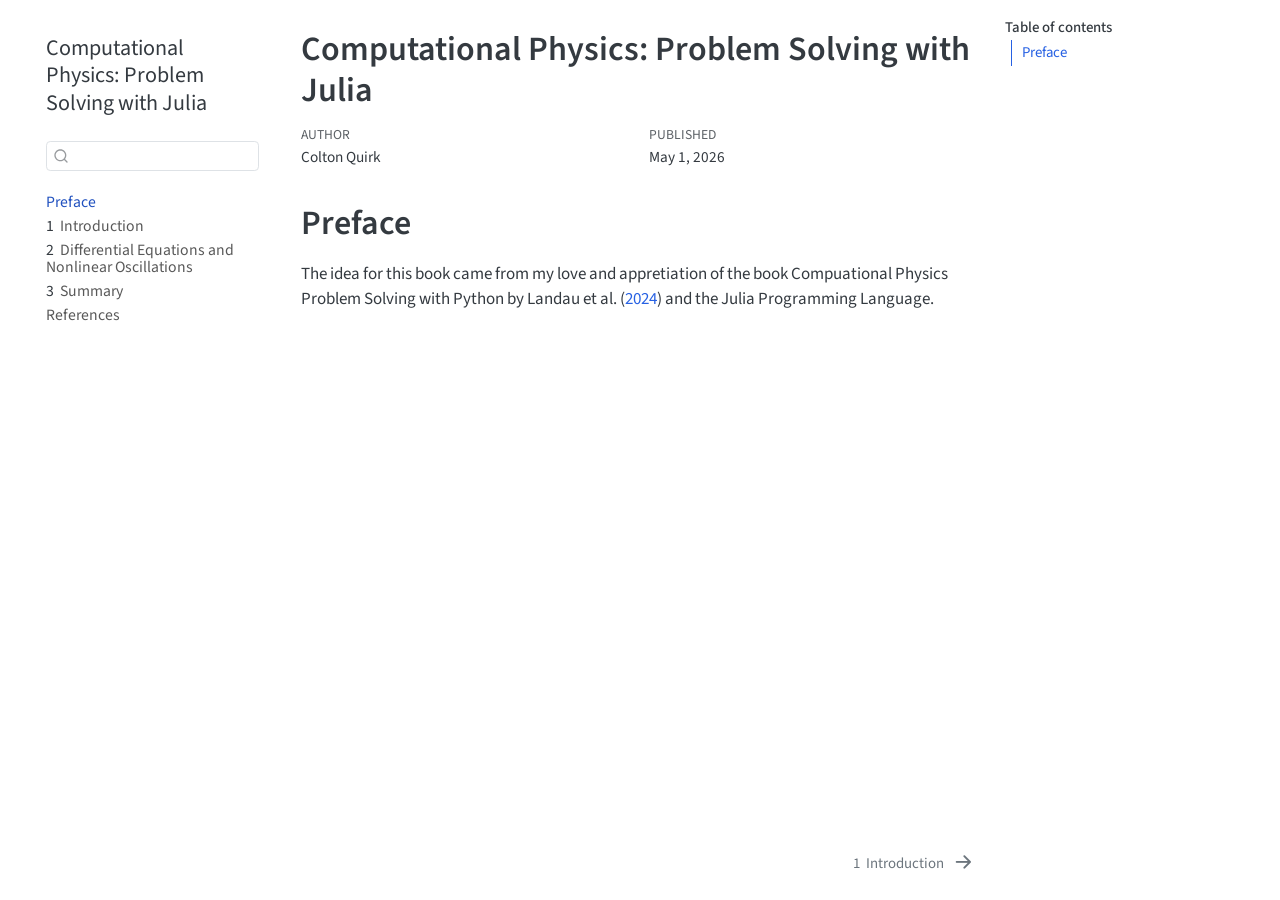
<file: index.html>
<!DOCTYPE html>
<html xmlns="http://www.w3.org/1999/xhtml" lang="en" xml:lang="en"><head>

<meta charset="utf-8">
<meta name="generator" content="quarto-1.10.19">

<meta name="viewport" content="width=device-width, initial-scale=1.0, user-scalable=yes">

<meta name="author" content="Colton Quirk">
<meta name="dcterms.date" content="2026-05-01">

<title>Computational Physics: Problem Solving with Julia</title>
<style>
/* Default styles provided by pandoc.
** See https://pandoc.org/MANUAL.html#variables-for-html for config info.
*/
span.smallcaps{font-variant: small-caps;}
div.columns{display: flex; gap: 1.5em;}
div.column{flex: auto;}
@media screen {
div.columns{gap: min(4vw, 1.5em);}
div.column{overflow-x: auto;}
}
div.hanging-indent{margin-left: 1.5em; text-indent: -1.5em;}
ul.task-list{list-style: none;}
ul.task-list li input[type="checkbox"] {
  width: 0.8em;
  margin: 0 0.8em 0.2em -1em; /* quarto-specific, see https://github.com/quarto-dev/quarto-cli/issues/4556 */ 
  vertical-align: middle;
}
/* CSS for citations */
div.csl-bib-body { }
div.csl-entry {
  clear: both;
}
.hanging-indent div.csl-entry {
  margin-left:2em;
  text-indent:-2em;
}
div.csl-left-margin {
  min-width:2em;
  float:left;
}
div.csl-right-inline {
  margin-left:2em;
  padding-left:1em;
}
div.csl-indent {
  margin-left: 2em;
}</style>


<script src="site_libs/quarto-nav/quarto-nav.js"></script>
<script src="site_libs/quarto-nav/headroom.min.js"></script>
<script src="site_libs/clipboard/clipboard.min.js"></script>
<script src="site_libs/quarto-search/autocomplete.umd.js"></script>
<script src="site_libs/quarto-search/fuse.min.js"></script>
<script src="site_libs/quarto-search/quarto-search.js"></script>
<meta name="quarto:offset" content="./">
<link href="./intro.html" rel="next">
<link href="./logo.png" rel="icon" type="image/png">
<script src="site_libs/quarto-html/quarto.js" type="module"></script>
<script src="site_libs/quarto-html/tabsets/tabsets.js" type="module"></script>
<script src="site_libs/quarto-html/popper.min.js"></script>
<script src="site_libs/quarto-html/tippy.umd.min.js"></script>
<script src="site_libs/quarto-html/anchor.min.js"></script>
<link href="site_libs/quarto-html/tippy.css" rel="stylesheet">
<link href="site_libs/quarto-html/quarto-syntax-highlighting-bf27225e3a48a9273f3daa8f8e829971.css" rel="stylesheet" id="quarto-text-highlighting-styles">
<script src="site_libs/bootstrap/bootstrap.min.js"></script>
<link href="site_libs/bootstrap/bootstrap-icons.css" rel="stylesheet">
<link href="site_libs/bootstrap/bootstrap-fd0503e23dce65854c81c5baaade3bdf.min.css" rel="stylesheet" append-hash="true" id="quarto-bootstrap" data-mode="light">
<script id="quarto-search-options" type="application/json">{
  "location": "sidebar",
  "copy-button": false,
  "collapse-after": 3,
  "panel-placement": "start",
  "type": "textbox",
  "limit": 50,
  "keyboard-shortcut": [
    "f",
    "/",
    "s"
  ],
  "show-item-context": false,
  "language": {
    "search-no-results-text": "No results",
    "search-matching-documents-text": "matching documents",
    "search-copy-link-title": "Copy link to search",
    "search-hide-matches-text": "Hide additional matches",
    "search-more-match-text": "more match in this document",
    "search-more-matches-text": "more matches in this document",
    "search-clear-button-title": "Clear",
    "search-text-placeholder": "",
    "search-detached-cancel-button-title": "Cancel",
    "search-submit-button-title": "Submit",
    "search-label": "Search"
  }
}</script>


</head>

<body class="nav-sidebar floating quarto-light">

<div id="quarto-search-results"></div>
  <header id="quarto-header" class="headroom fixed-top">
  <nav class="quarto-secondary-nav">
    <div class="container-fluid d-flex">
      <button type="button" class="quarto-btn-toggle btn" data-bs-toggle="collapse" role="button" data-bs-target=".quarto-sidebar-collapse-item" aria-controls="quarto-sidebar" aria-expanded="false" aria-label="Toggle sidebar navigation" onclick="if (window.quartoToggleHeadroom) { window.quartoToggleHeadroom(); }">
        <i class="bi bi-layout-text-sidebar-reverse"></i>
      </button>
        <nav class="quarto-page-breadcrumbs" aria-label="breadcrumb"><ol class="breadcrumb"><li class="breadcrumb-item"><a href="./index.html">Preface</a></li></ol></nav>
        <a class="flex-grow-1" role="navigation" data-bs-toggle="collapse" data-bs-target=".quarto-sidebar-collapse-item" aria-controls="quarto-sidebar" aria-expanded="false" aria-label="Toggle sidebar navigation" onclick="if (window.quartoToggleHeadroom) { window.quartoToggleHeadroom(); }">      
        </a>
      <button type="button" class="btn quarto-search-button" aria-label="Search" onclick="window.quartoOpenSearch();">
        <i class="bi bi-search"></i>
      </button>
    </div>
  </nav>
</header>
<!-- content -->
<div id="quarto-content" class="quarto-container page-columns page-rows-contents page-layout-article">
<!-- sidebar -->
  <nav id="quarto-sidebar" class="sidebar collapse collapse-horizontal quarto-sidebar-collapse-item sidebar-navigation floating overflow-auto">
    <div class="pt-lg-2 mt-2 text-left sidebar-header">
    <div class="sidebar-title mb-0 py-0">
      <a href="./">Computational Physics: Problem Solving with Julia</a> 
    </div>
      </div>
        <div class="mt-2 flex-shrink-0 align-items-center">
        <div class="sidebar-search">
        <div id="quarto-search" class="" title="Search"></div>
        </div>
        </div>
    <div class="sidebar-menu-container"> 
    <ul class="list-unstyled mt-1">
        <li class="sidebar-item">
  <div class="sidebar-item-container"> 
  <a href="./index.html" class="sidebar-item-text sidebar-link active">
 <span class="menu-text">Preface</span></a>
  </div>
</li>
        <li class="sidebar-item">
  <div class="sidebar-item-container"> 
  <a href="./intro.html" class="sidebar-item-text sidebar-link">
 <span class="menu-text"><span class="chapter-number">1</span>&nbsp; <span class="chapter-title">Introduction</span></span></a>
  </div>
</li>
        <li class="sidebar-item">
  <div class="sidebar-item-container"> 
  <a href="./chapters/ch1/diffeq.html" class="sidebar-item-text sidebar-link">
 <span class="menu-text"><span class="chapter-number">2</span>&nbsp; <span class="chapter-title">Differential Equations and Nonlinear Oscillations</span></span></a>
  </div>
</li>
        <li class="sidebar-item">
  <div class="sidebar-item-container"> 
  <a href="./summary.html" class="sidebar-item-text sidebar-link">
 <span class="menu-text"><span class="chapter-number">3</span>&nbsp; <span class="chapter-title">Summary</span></span></a>
  </div>
</li>
        <li class="sidebar-item">
  <div class="sidebar-item-container"> 
  <a href="./references.html" class="sidebar-item-text sidebar-link">
 <span class="menu-text">References</span></a>
  </div>
</li>
    </ul>
    </div>
</nav>
<div id="quarto-sidebar-glass" class="quarto-sidebar-collapse-item" data-bs-toggle="collapse" data-bs-target=".quarto-sidebar-collapse-item"></div>
<!-- margin-sidebar -->
    <div id="quarto-margin-sidebar" class="sidebar margin-sidebar">
        <nav id="TOC" role="doc-toc" class="toc-active">
    <h2 id="toc-title">Table of contents</h2>
   
  <ul>
  <li><a href="#preface" id="toc-preface" class="nav-link active" data-scroll-target="#preface">Preface</a></li>
  </ul>
</nav>
    </div>
<!-- main -->
<main class="content" id="quarto-document-content">

<header id="title-block-header" class="quarto-title-block default">
<div class="quarto-title">
<h1 class="title">Computational Physics: Problem Solving with Julia</h1>
</div>



<div class="quarto-title-meta">

    <div>
    <div class="quarto-title-meta-heading">Author</div>
    <div class="quarto-title-meta-contents">
             <p>Colton Quirk </p>
          </div>
  </div>
    
    <div>
    <div class="quarto-title-meta-heading">Published</div>
    <div class="quarto-title-meta-contents">
      <p class="date">May 1, 2026</p>
    </div>
  </div>
  
    
  </div>
  


</header>


<section id="preface" class="level1 unnumbered">
<h1 class="unnumbered">Preface</h1>
<p>The idea for this book came from my love and appretiation of the book Compuational Physics Problem Solving with Python by <span class="citation" data-cites="landauCompPhys24">Landau et al. (<a href="references.html#ref-landauCompPhys24" role="doc-biblioref">2024</a>)</span> and the Julia Programming Language.</p>


<div id="refs" class="references csl-bib-body hanging-indent" role="list" style="display: none">
<div id="ref-landauCompPhys24" class="csl-entry" role="listitem">
Landau, Rubin H., Manuel J. Páez, and Cristian C. Bordeianu. 2024. <em>Computational Physics: Problem Solving with Python</em>. 4th ed. WILEY VCH.
</div>
</div>
</section>

</main> <!-- /main -->
<script id="quarto-html-after-body" type="application/javascript">
  window.document.addEventListener("DOMContentLoaded", function (event) {
    const icon = "";
    const anchorJS = new window.AnchorJS();
    anchorJS.options = {
      placement: 'right',
      icon: icon
    };
    anchorJS.add('.anchored');
    const isCodeAnnotation = (el) => {
      for (const clz of el.classList) {
        if (clz.startsWith('code-annotation-')) {                     
          return true;
        }
      }
      return false;
    }
    const onCopySuccess = function(e) {
      // button target
      const button = e.trigger;
      // don't keep focus
      button.blur();
      // flash "checked"
      button.classList.add('code-copy-button-checked');
      var currentTitle = button.getAttribute("title");
      button.setAttribute("title", "Copied!");
      let tooltip;
      if (window.bootstrap) {
        button.setAttribute("data-bs-toggle", "tooltip");
        button.setAttribute("data-bs-placement", "left");
        button.setAttribute("data-bs-title", "Copied!");
        tooltip = new bootstrap.Tooltip(button, 
          { trigger: "manual", 
            customClass: "code-copy-button-tooltip",
            offset: [0, -8]});
        tooltip.show();    
      }
      setTimeout(function() {
        if (tooltip) {
          tooltip.hide();
          button.removeAttribute("data-bs-title");
          button.removeAttribute("data-bs-toggle");
          button.removeAttribute("data-bs-placement");
        }
        button.setAttribute("title", currentTitle);
        button.classList.remove('code-copy-button-checked');
      }, 1000);
      // clear code selection
      e.clearSelection();
    }
    const getTextToCopy = function(trigger) {
      const outerScaffold = trigger.parentElement.cloneNode(true);
      const codeEl = outerScaffold.querySelector('code');
      for (const childEl of codeEl.children) {
        if (isCodeAnnotation(childEl)) {
          childEl.remove();
        }
      }
      return codeEl.innerText;
    }
    const clipboard = new window.ClipboardJS('.code-copy-button:not([data-in-quarto-modal])', {
      text: getTextToCopy
    });
    clipboard.on('success', onCopySuccess);
    if (window.document.getElementById('quarto-embedded-source-code-modal')) {
      const clipboardModal = new window.ClipboardJS('.code-copy-button[data-in-quarto-modal]', {
        text: getTextToCopy,
        container: window.document.getElementById('quarto-embedded-source-code-modal')
      });
      clipboardModal.on('success', onCopySuccess);
    }
      var localhostRegex = new RegExp(/^(?:http|https):\/\/localhost\:?[0-9]*\//);
      var mailtoRegex = new RegExp(/^mailto:/);
        var filterRegex = new RegExp('/' + window.location.host + '/');
      var isInternal = (href) => {
          return filterRegex.test(href) || localhostRegex.test(href) || mailtoRegex.test(href);
      }
      // Inspect non-navigation links and adorn them if external
     var links = window.document.querySelectorAll('a[href]:not(.nav-link):not(.navbar-brand):not(.toc-action):not(.sidebar-link):not(.sidebar-item-toggle):not(.pagination-link):not(.no-external):not([aria-hidden]):not(.dropdown-item):not(.quarto-navigation-tool):not(.about-link)');
      for (var i=0; i<links.length; i++) {
        const link = links[i];
        if (!isInternal(link.href)) {
          // undo the damage that might have been done by quarto-nav.js in the case of
          // links that we want to consider external
          if (link.dataset.originalHref !== undefined) {
            link.href = link.dataset.originalHref;
          }
        }
      }
    function tippyHover(el, contentFn, onTriggerFn, onUntriggerFn) {
      const config = {
        allowHTML: true,
        maxWidth: 500,
        delay: 100,
        arrow: false,
        appendTo: function(el) {
            return el.parentElement;
        },
        interactive: true,
        interactiveBorder: 10,
        theme: 'quarto',
        placement: 'bottom-start',
      };
      if (contentFn) {
        config.content = contentFn;
      }
      if (onTriggerFn) {
        config.onTrigger = onTriggerFn;
      }
      if (onUntriggerFn) {
        config.onUntrigger = onUntriggerFn;
      }
      window.tippy(el, config); 
    }
    const noterefs = window.document.querySelectorAll('a[role="doc-noteref"]');
    for (var i=0; i<noterefs.length; i++) {
      const ref = noterefs[i];
      tippyHover(ref, function() {
        // use id or data attribute instead here
        let href = ref.getAttribute('data-footnote-href') || ref.getAttribute('href');
        try { href = new URL(href).hash; } catch {}
        const id = href.replace(/^#\/?/, "");
        const note = window.document.getElementById(id);
        if (note) {
          return note.innerHTML;
        } else {
          return "";
        }
      });
    }
    const xrefs = window.document.querySelectorAll('a.quarto-xref');
    const processXRef = (id, note) => {
      // Strip column container classes
      const stripColumnClz = (el) => {
        el.classList.remove("page-full", "page-columns");
        if (el.children) {
          for (const child of el.children) {
            stripColumnClz(child);
          }
        }
      }
      stripColumnClz(note)
      if (id === null || id.startsWith('sec-')) {
        // Special case sections, only their first couple elements
        const container = document.createElement("div");
        if (note.children && note.children.length > 2) {
          container.appendChild(note.children[0].cloneNode(true));
          for (let i = 1; i < note.children.length; i++) {
            const child = note.children[i];
            if (child.tagName === "P" && child.innerText === "") {
              continue;
            } else {
              container.appendChild(child.cloneNode(true));
              break;
            }
          }
          if (window.Quarto?.typesetMath) {
            window.Quarto.typesetMath(container);
          }
          return container.innerHTML
        } else {
          if (window.Quarto?.typesetMath) {
            window.Quarto.typesetMath(note);
          }
          return note.innerHTML;
        }
      } else {
        // Remove any anchor links if they are present
        const anchorLink = note.querySelector('a.anchorjs-link');
        if (anchorLink) {
          anchorLink.remove();
        }
        if (window.Quarto?.typesetMath) {
          window.Quarto.typesetMath(note);
        }
        if (note.classList.contains("callout")) {
          return note.outerHTML;
        } else {
          return note.innerHTML;
        }
      }
    }
    for (var i=0; i<xrefs.length; i++) {
      const xref = xrefs[i];
      tippyHover(xref, undefined, function(instance) {
        instance.disable();
        let url = xref.getAttribute('href');
        let hash = undefined; 
        if (url.startsWith('#')) {
          hash = url;
        } else {
          try { hash = new URL(url).hash; } catch {}
        }
        if (hash) {
          const id = hash.replace(/^#\/?/, "");
          const note = window.document.getElementById(id);
          if (note !== null) {
            try {
              const html = processXRef(id, note.cloneNode(true));
              instance.setContent(html);
            } finally {
              instance.enable();
              instance.show();
            }
          } else {
            // See if we can fetch this
            fetch(url.split('#')[0])
            .then(res => res.text())
            .then(html => {
              const parser = new DOMParser();
              const htmlDoc = parser.parseFromString(html, "text/html");
              const note = htmlDoc.getElementById(id);
              if (note !== null) {
                const html = processXRef(id, note);
                instance.setContent(html);
              } 
            }).finally(() => {
              instance.enable();
              instance.show();
            });
          }
        } else {
          // See if we can fetch a full url (with no hash to target)
          // This is a special case and we should probably do some content thinning / targeting
          fetch(url)
          .then(res => res.text())
          .then(html => {
            const parser = new DOMParser();
            const htmlDoc = parser.parseFromString(html, "text/html");
            const note = htmlDoc.querySelector('main.content');
            if (note !== null) {
              // This should only happen for chapter cross references
              // (since there is no id in the URL)
              // remove the first header
              if (note.children.length > 0 && note.children[0].tagName === "HEADER") {
                note.children[0].remove();
              }
              const html = processXRef(null, note);
              instance.setContent(html);
            } 
          }).finally(() => {
            instance.enable();
            instance.show();
          });
        }
      }, function(instance) {
      });
    }
        let selectedAnnoteEl;
        const selectorForAnnotation = ( cell, annotation) => {
          let cellAttr = 'data-code-cell="' + cell + '"';
          let lineAttr = 'data-code-annotation="' +  annotation + '"';
          const selector = 'span[' + cellAttr + '][' + lineAttr + ']';
          return selector;
        }
        const selectCodeLines = (annoteEl) => {
          const doc = window.document;
          const targetCell = annoteEl.getAttribute("data-target-cell");
          const targetAnnotation = annoteEl.getAttribute("data-target-annotation");
          const annoteSpan = window.document.querySelector(selectorForAnnotation(targetCell, targetAnnotation));
          const lines = annoteSpan.getAttribute("data-code-lines").split(",");
          const lineIds = lines.map((line) => {
            return targetCell + "-" + line;
          })
          let top = null;
          let height = null;
          let parent = null;
          if (lineIds.length > 0) {
              //compute the position of the single el (top and bottom and make a div)
              const el = window.document.getElementById(lineIds[0]);
              top = el.offsetTop;
              height = el.offsetHeight;
              parent = el.parentElement.parentElement;
            if (lineIds.length > 1) {
              const lastEl = window.document.getElementById(lineIds[lineIds.length - 1]);
              const bottom = lastEl.offsetTop + lastEl.offsetHeight;
              height = bottom - top;
            }
            if (top !== null && height !== null && parent !== null) {
              // cook up a div (if necessary) and position it 
              let div = window.document.getElementById("code-annotation-line-highlight");
              if (div === null) {
                div = window.document.createElement("div");
                div.setAttribute("id", "code-annotation-line-highlight");
                div.style.position = 'absolute';
                parent.appendChild(div);
              }
              div.style.top = top - 2 + "px";
              div.style.height = height + 4 + "px";
              div.style.left = 0;
              let gutterDiv = window.document.getElementById("code-annotation-line-highlight-gutter");
              if (gutterDiv === null) {
                gutterDiv = window.document.createElement("div");
                gutterDiv.setAttribute("id", "code-annotation-line-highlight-gutter");
                gutterDiv.style.position = 'absolute';
                const codeCell = window.document.getElementById(targetCell);
                const gutter = codeCell.querySelector('.code-annotation-gutter');
                gutter.appendChild(gutterDiv);
              }
              gutterDiv.style.top = top - 2 + "px";
              gutterDiv.style.height = height + 4 + "px";
            }
            selectedAnnoteEl = annoteEl;
          }
        };
        const unselectCodeLines = () => {
          const elementsIds = ["code-annotation-line-highlight", "code-annotation-line-highlight-gutter"];
          elementsIds.forEach((elId) => {
            const div = window.document.getElementById(elId);
            if (div) {
              div.remove();
            }
          });
          selectedAnnoteEl = undefined;
        };
          // Handle positioning of the toggle
      window.addEventListener(
        "resize",
        throttle(() => {
          elRect = undefined;
          if (selectedAnnoteEl) {
            selectCodeLines(selectedAnnoteEl);
          }
        }, 10)
      );
      function throttle(fn, ms) {
      let throttle = false;
      let timer;
        return (...args) => {
          if(!throttle) { // first call gets through
              fn.apply(this, args);
              throttle = true;
          } else { // all the others get throttled
              if(timer) clearTimeout(timer); // cancel #2
              timer = setTimeout(() => {
                fn.apply(this, args);
                timer = throttle = false;
              }, ms);
          }
        };
      }
        // Attach click handler to the DT
        const annoteDls = window.document.querySelectorAll('dt[data-target-cell]');
        for (const annoteDlNode of annoteDls) {
          annoteDlNode.addEventListener('click', (event) => {
            const clickedEl = event.target;
            if (clickedEl !== selectedAnnoteEl) {
              unselectCodeLines();
              const activeEl = window.document.querySelector('dt[data-target-cell].code-annotation-active');
              if (activeEl) {
                activeEl.classList.remove('code-annotation-active');
              }
              selectCodeLines(clickedEl);
              clickedEl.classList.add('code-annotation-active');
            } else {
              // Unselect the line
              unselectCodeLines();
              clickedEl.classList.remove('code-annotation-active');
            }
          });
        }
    const findCites = (el) => {
      const parentEl = el.parentElement;
      if (parentEl) {
        const cites = parentEl.dataset.cites;
        if (cites) {
          return {
            el,
            cites: cites.split(' ')
          };
        } else {
          return findCites(el.parentElement)
        }
      } else {
        return undefined;
      }
    };
    var bibliorefs = window.document.querySelectorAll('a[role="doc-biblioref"]');
    for (var i=0; i<bibliorefs.length; i++) {
      const ref = bibliorefs[i];
      const citeInfo = findCites(ref);
      if (citeInfo) {
        tippyHover(citeInfo.el, function() {
          var popup = window.document.createElement('div');
          citeInfo.cites.forEach(function(cite) {
            var citeDiv = window.document.createElement('div');
            citeDiv.classList.add('hanging-indent');
            citeDiv.classList.add('csl-entry');
            var biblioDiv = window.document.getElementById('ref-' + cite);
            if (biblioDiv) {
              citeDiv.innerHTML = biblioDiv.innerHTML;
            }
            popup.appendChild(citeDiv);
          });
          return popup.innerHTML;
        });
      }
    }
  });
  </script>
<nav class="page-navigation">
  <div class="nav-page nav-page-previous">
  </div>
  <div class="nav-page nav-page-next">
      <a href="./intro.html" class="pagination-link" aria-label="Introduction">
        <span class="nav-page-text"><span class="chapter-number">1</span>&nbsp; <span class="chapter-title">Introduction</span></span> <i class="bi bi-arrow-right-short"></i>
      </a>
  </div>
</nav>
</div> <!-- /content -->




</body></html>
</file>
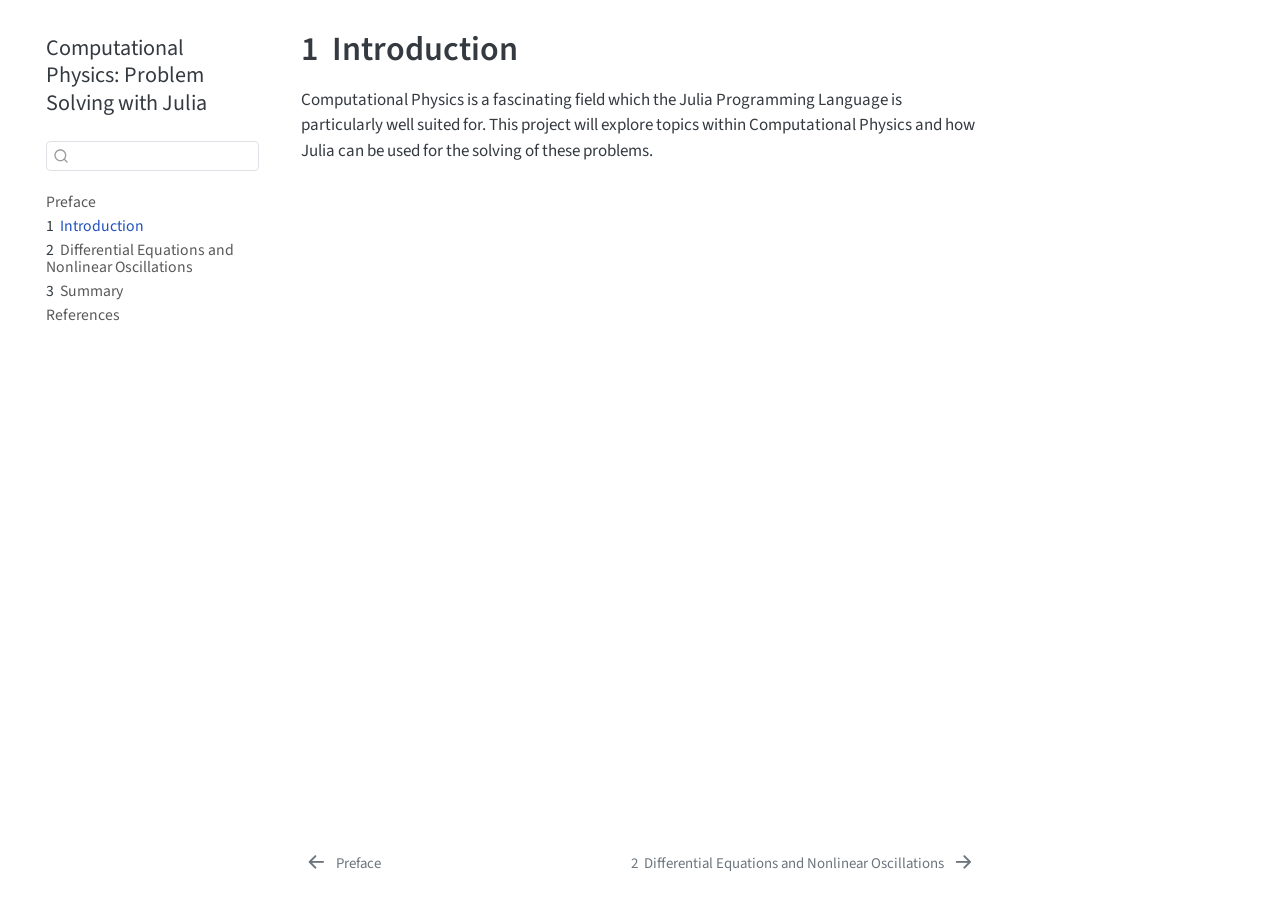
<file: intro.html>
<!DOCTYPE html>
<html xmlns="http://www.w3.org/1999/xhtml" lang="en" xml:lang="en"><head>

<meta charset="utf-8">
<meta name="generator" content="quarto-1.10.19">

<meta name="viewport" content="width=device-width, initial-scale=1.0, user-scalable=yes">


<title>1&nbsp; Introduction – Computational Physics: Problem Solving with Julia</title>
<style>
/* Default styles provided by pandoc.
** See https://pandoc.org/MANUAL.html#variables-for-html for config info.
*/
span.smallcaps{font-variant: small-caps;}
div.columns{display: flex; gap: 1.5em;}
div.column{flex: auto;}
@media screen {
div.columns{gap: min(4vw, 1.5em);}
div.column{overflow-x: auto;}
}
div.hanging-indent{margin-left: 1.5em; text-indent: -1.5em;}
ul.task-list{list-style: none;}
ul.task-list li input[type="checkbox"] {
  width: 0.8em;
  margin: 0 0.8em 0.2em -1em; /* quarto-specific, see https://github.com/quarto-dev/quarto-cli/issues/4556 */ 
  vertical-align: middle;
}
</style>


<script src="site_libs/quarto-nav/quarto-nav.js"></script>
<script src="site_libs/quarto-nav/headroom.min.js"></script>
<script src="site_libs/clipboard/clipboard.min.js"></script>
<script src="site_libs/quarto-search/autocomplete.umd.js"></script>
<script src="site_libs/quarto-search/fuse.min.js"></script>
<script src="site_libs/quarto-search/quarto-search.js"></script>
<meta name="quarto:offset" content="./">
<link href="./chapters/ch1/diffeq.html" rel="next">
<link href="./index.html" rel="prev">
<link href="./logo.png" rel="icon" type="image/png">
<script src="site_libs/quarto-html/quarto.js" type="module"></script>
<script src="site_libs/quarto-html/tabsets/tabsets.js" type="module"></script>
<script src="site_libs/quarto-html/popper.min.js"></script>
<script src="site_libs/quarto-html/tippy.umd.min.js"></script>
<script src="site_libs/quarto-html/anchor.min.js"></script>
<link href="site_libs/quarto-html/tippy.css" rel="stylesheet">
<link href="site_libs/quarto-html/quarto-syntax-highlighting-bf27225e3a48a9273f3daa8f8e829971.css" rel="stylesheet" id="quarto-text-highlighting-styles">
<script src="site_libs/bootstrap/bootstrap.min.js"></script>
<link href="site_libs/bootstrap/bootstrap-icons.css" rel="stylesheet">
<link href="site_libs/bootstrap/bootstrap-fd0503e23dce65854c81c5baaade3bdf.min.css" rel="stylesheet" append-hash="true" id="quarto-bootstrap" data-mode="light">
<script id="quarto-search-options" type="application/json">{
  "location": "sidebar",
  "copy-button": false,
  "collapse-after": 3,
  "panel-placement": "start",
  "type": "textbox",
  "limit": 50,
  "keyboard-shortcut": [
    "f",
    "/",
    "s"
  ],
  "show-item-context": false,
  "language": {
    "search-no-results-text": "No results",
    "search-matching-documents-text": "matching documents",
    "search-copy-link-title": "Copy link to search",
    "search-hide-matches-text": "Hide additional matches",
    "search-more-match-text": "more match in this document",
    "search-more-matches-text": "more matches in this document",
    "search-clear-button-title": "Clear",
    "search-text-placeholder": "",
    "search-detached-cancel-button-title": "Cancel",
    "search-submit-button-title": "Submit",
    "search-label": "Search"
  }
}</script>


</head>

<body class="nav-sidebar floating quarto-light">

<div id="quarto-search-results"></div>
  <header id="quarto-header" class="headroom fixed-top">
  <nav class="quarto-secondary-nav">
    <div class="container-fluid d-flex">
      <button type="button" class="quarto-btn-toggle btn" data-bs-toggle="collapse" role="button" data-bs-target=".quarto-sidebar-collapse-item" aria-controls="quarto-sidebar" aria-expanded="false" aria-label="Toggle sidebar navigation" onclick="if (window.quartoToggleHeadroom) { window.quartoToggleHeadroom(); }">
        <i class="bi bi-layout-text-sidebar-reverse"></i>
      </button>
        <nav class="quarto-page-breadcrumbs" aria-label="breadcrumb"><ol class="breadcrumb"><li class="breadcrumb-item"><a href="./intro.html"><span class="chapter-number">1</span>&nbsp; <span class="chapter-title">Introduction</span></a></li></ol></nav>
        <a class="flex-grow-1" role="navigation" data-bs-toggle="collapse" data-bs-target=".quarto-sidebar-collapse-item" aria-controls="quarto-sidebar" aria-expanded="false" aria-label="Toggle sidebar navigation" onclick="if (window.quartoToggleHeadroom) { window.quartoToggleHeadroom(); }">      
        </a>
      <button type="button" class="btn quarto-search-button" aria-label="Search" onclick="window.quartoOpenSearch();">
        <i class="bi bi-search"></i>
      </button>
    </div>
  </nav>
</header>
<!-- content -->
<div id="quarto-content" class="quarto-container page-columns page-rows-contents page-layout-article">
<!-- sidebar -->
  <nav id="quarto-sidebar" class="sidebar collapse collapse-horizontal quarto-sidebar-collapse-item sidebar-navigation floating overflow-auto">
    <div class="pt-lg-2 mt-2 text-left sidebar-header">
    <div class="sidebar-title mb-0 py-0">
      <a href="./">Computational Physics: Problem Solving with Julia</a> 
    </div>
      </div>
        <div class="mt-2 flex-shrink-0 align-items-center">
        <div class="sidebar-search">
        <div id="quarto-search" class="" title="Search"></div>
        </div>
        </div>
    <div class="sidebar-menu-container"> 
    <ul class="list-unstyled mt-1">
        <li class="sidebar-item">
  <div class="sidebar-item-container"> 
  <a href="./index.html" class="sidebar-item-text sidebar-link">
 <span class="menu-text">Preface</span></a>
  </div>
</li>
        <li class="sidebar-item">
  <div class="sidebar-item-container"> 
  <a href="./intro.html" class="sidebar-item-text sidebar-link active">
 <span class="menu-text"><span class="chapter-number">1</span>&nbsp; <span class="chapter-title">Introduction</span></span></a>
  </div>
</li>
        <li class="sidebar-item">
  <div class="sidebar-item-container"> 
  <a href="./chapters/ch1/diffeq.html" class="sidebar-item-text sidebar-link">
 <span class="menu-text"><span class="chapter-number">2</span>&nbsp; <span class="chapter-title">Differential Equations and Nonlinear Oscillations</span></span></a>
  </div>
</li>
        <li class="sidebar-item">
  <div class="sidebar-item-container"> 
  <a href="./summary.html" class="sidebar-item-text sidebar-link">
 <span class="menu-text"><span class="chapter-number">3</span>&nbsp; <span class="chapter-title">Summary</span></span></a>
  </div>
</li>
        <li class="sidebar-item">
  <div class="sidebar-item-container"> 
  <a href="./references.html" class="sidebar-item-text sidebar-link">
 <span class="menu-text">References</span></a>
  </div>
</li>
    </ul>
    </div>
</nav>
<div id="quarto-sidebar-glass" class="quarto-sidebar-collapse-item" data-bs-toggle="collapse" data-bs-target=".quarto-sidebar-collapse-item"></div>
<!-- margin-sidebar -->
    <div id="quarto-margin-sidebar" class="sidebar margin-sidebar zindex-bottom">
        
    </div>
<!-- main -->
<main class="content" id="quarto-document-content">

<header id="title-block-header" class="quarto-title-block default">
<div class="quarto-title">
<h1 class="title"><span class="chapter-number">1</span>&nbsp; <span class="chapter-title">Introduction</span></h1>
</div>



<div class="quarto-title-meta">

    
  
    
  </div>
  


</header>


<p>Computational Physics is a fascinating field which the Julia Programming Language is particularly well suited for. This project will explore topics within Computational Physics and how Julia can be used for the solving of these problems.</p>



</main> <!-- /main -->
<script id="quarto-html-after-body" type="application/javascript">
  window.document.addEventListener("DOMContentLoaded", function (event) {
    const icon = "";
    const anchorJS = new window.AnchorJS();
    anchorJS.options = {
      placement: 'right',
      icon: icon
    };
    anchorJS.add('.anchored');
    const isCodeAnnotation = (el) => {
      for (const clz of el.classList) {
        if (clz.startsWith('code-annotation-')) {                     
          return true;
        }
      }
      return false;
    }
    const onCopySuccess = function(e) {
      // button target
      const button = e.trigger;
      // don't keep focus
      button.blur();
      // flash "checked"
      button.classList.add('code-copy-button-checked');
      var currentTitle = button.getAttribute("title");
      button.setAttribute("title", "Copied!");
      let tooltip;
      if (window.bootstrap) {
        button.setAttribute("data-bs-toggle", "tooltip");
        button.setAttribute("data-bs-placement", "left");
        button.setAttribute("data-bs-title", "Copied!");
        tooltip = new bootstrap.Tooltip(button, 
          { trigger: "manual", 
            customClass: "code-copy-button-tooltip",
            offset: [0, -8]});
        tooltip.show();    
      }
      setTimeout(function() {
        if (tooltip) {
          tooltip.hide();
          button.removeAttribute("data-bs-title");
          button.removeAttribute("data-bs-toggle");
          button.removeAttribute("data-bs-placement");
        }
        button.setAttribute("title", currentTitle);
        button.classList.remove('code-copy-button-checked');
      }, 1000);
      // clear code selection
      e.clearSelection();
    }
    const getTextToCopy = function(trigger) {
      const outerScaffold = trigger.parentElement.cloneNode(true);
      const codeEl = outerScaffold.querySelector('code');
      for (const childEl of codeEl.children) {
        if (isCodeAnnotation(childEl)) {
          childEl.remove();
        }
      }
      return codeEl.innerText;
    }
    const clipboard = new window.ClipboardJS('.code-copy-button:not([data-in-quarto-modal])', {
      text: getTextToCopy
    });
    clipboard.on('success', onCopySuccess);
    if (window.document.getElementById('quarto-embedded-source-code-modal')) {
      const clipboardModal = new window.ClipboardJS('.code-copy-button[data-in-quarto-modal]', {
        text: getTextToCopy,
        container: window.document.getElementById('quarto-embedded-source-code-modal')
      });
      clipboardModal.on('success', onCopySuccess);
    }
      var localhostRegex = new RegExp(/^(?:http|https):\/\/localhost\:?[0-9]*\//);
      var mailtoRegex = new RegExp(/^mailto:/);
        var filterRegex = new RegExp('/' + window.location.host + '/');
      var isInternal = (href) => {
          return filterRegex.test(href) || localhostRegex.test(href) || mailtoRegex.test(href);
      }
      // Inspect non-navigation links and adorn them if external
     var links = window.document.querySelectorAll('a[href]:not(.nav-link):not(.navbar-brand):not(.toc-action):not(.sidebar-link):not(.sidebar-item-toggle):not(.pagination-link):not(.no-external):not([aria-hidden]):not(.dropdown-item):not(.quarto-navigation-tool):not(.about-link)');
      for (var i=0; i<links.length; i++) {
        const link = links[i];
        if (!isInternal(link.href)) {
          // undo the damage that might have been done by quarto-nav.js in the case of
          // links that we want to consider external
          if (link.dataset.originalHref !== undefined) {
            link.href = link.dataset.originalHref;
          }
        }
      }
    function tippyHover(el, contentFn, onTriggerFn, onUntriggerFn) {
      const config = {
        allowHTML: true,
        maxWidth: 500,
        delay: 100,
        arrow: false,
        appendTo: function(el) {
            return el.parentElement;
        },
        interactive: true,
        interactiveBorder: 10,
        theme: 'quarto',
        placement: 'bottom-start',
      };
      if (contentFn) {
        config.content = contentFn;
      }
      if (onTriggerFn) {
        config.onTrigger = onTriggerFn;
      }
      if (onUntriggerFn) {
        config.onUntrigger = onUntriggerFn;
      }
      window.tippy(el, config); 
    }
    const noterefs = window.document.querySelectorAll('a[role="doc-noteref"]');
    for (var i=0; i<noterefs.length; i++) {
      const ref = noterefs[i];
      tippyHover(ref, function() {
        // use id or data attribute instead here
        let href = ref.getAttribute('data-footnote-href') || ref.getAttribute('href');
        try { href = new URL(href).hash; } catch {}
        const id = href.replace(/^#\/?/, "");
        const note = window.document.getElementById(id);
        if (note) {
          return note.innerHTML;
        } else {
          return "";
        }
      });
    }
    const xrefs = window.document.querySelectorAll('a.quarto-xref');
    const processXRef = (id, note) => {
      // Strip column container classes
      const stripColumnClz = (el) => {
        el.classList.remove("page-full", "page-columns");
        if (el.children) {
          for (const child of el.children) {
            stripColumnClz(child);
          }
        }
      }
      stripColumnClz(note)
      if (id === null || id.startsWith('sec-')) {
        // Special case sections, only their first couple elements
        const container = document.createElement("div");
        if (note.children && note.children.length > 2) {
          container.appendChild(note.children[0].cloneNode(true));
          for (let i = 1; i < note.children.length; i++) {
            const child = note.children[i];
            if (child.tagName === "P" && child.innerText === "") {
              continue;
            } else {
              container.appendChild(child.cloneNode(true));
              break;
            }
          }
          if (window.Quarto?.typesetMath) {
            window.Quarto.typesetMath(container);
          }
          return container.innerHTML
        } else {
          if (window.Quarto?.typesetMath) {
            window.Quarto.typesetMath(note);
          }
          return note.innerHTML;
        }
      } else {
        // Remove any anchor links if they are present
        const anchorLink = note.querySelector('a.anchorjs-link');
        if (anchorLink) {
          anchorLink.remove();
        }
        if (window.Quarto?.typesetMath) {
          window.Quarto.typesetMath(note);
        }
        if (note.classList.contains("callout")) {
          return note.outerHTML;
        } else {
          return note.innerHTML;
        }
      }
    }
    for (var i=0; i<xrefs.length; i++) {
      const xref = xrefs[i];
      tippyHover(xref, undefined, function(instance) {
        instance.disable();
        let url = xref.getAttribute('href');
        let hash = undefined; 
        if (url.startsWith('#')) {
          hash = url;
        } else {
          try { hash = new URL(url).hash; } catch {}
        }
        if (hash) {
          const id = hash.replace(/^#\/?/, "");
          const note = window.document.getElementById(id);
          if (note !== null) {
            try {
              const html = processXRef(id, note.cloneNode(true));
              instance.setContent(html);
            } finally {
              instance.enable();
              instance.show();
            }
          } else {
            // See if we can fetch this
            fetch(url.split('#')[0])
            .then(res => res.text())
            .then(html => {
              const parser = new DOMParser();
              const htmlDoc = parser.parseFromString(html, "text/html");
              const note = htmlDoc.getElementById(id);
              if (note !== null) {
                const html = processXRef(id, note);
                instance.setContent(html);
              } 
            }).finally(() => {
              instance.enable();
              instance.show();
            });
          }
        } else {
          // See if we can fetch a full url (with no hash to target)
          // This is a special case and we should probably do some content thinning / targeting
          fetch(url)
          .then(res => res.text())
          .then(html => {
            const parser = new DOMParser();
            const htmlDoc = parser.parseFromString(html, "text/html");
            const note = htmlDoc.querySelector('main.content');
            if (note !== null) {
              // This should only happen for chapter cross references
              // (since there is no id in the URL)
              // remove the first header
              if (note.children.length > 0 && note.children[0].tagName === "HEADER") {
                note.children[0].remove();
              }
              const html = processXRef(null, note);
              instance.setContent(html);
            } 
          }).finally(() => {
            instance.enable();
            instance.show();
          });
        }
      }, function(instance) {
      });
    }
        let selectedAnnoteEl;
        const selectorForAnnotation = ( cell, annotation) => {
          let cellAttr = 'data-code-cell="' + cell + '"';
          let lineAttr = 'data-code-annotation="' +  annotation + '"';
          const selector = 'span[' + cellAttr + '][' + lineAttr + ']';
          return selector;
        }
        const selectCodeLines = (annoteEl) => {
          const doc = window.document;
          const targetCell = annoteEl.getAttribute("data-target-cell");
          const targetAnnotation = annoteEl.getAttribute("data-target-annotation");
          const annoteSpan = window.document.querySelector(selectorForAnnotation(targetCell, targetAnnotation));
          const lines = annoteSpan.getAttribute("data-code-lines").split(",");
          const lineIds = lines.map((line) => {
            return targetCell + "-" + line;
          })
          let top = null;
          let height = null;
          let parent = null;
          if (lineIds.length > 0) {
              //compute the position of the single el (top and bottom and make a div)
              const el = window.document.getElementById(lineIds[0]);
              top = el.offsetTop;
              height = el.offsetHeight;
              parent = el.parentElement.parentElement;
            if (lineIds.length > 1) {
              const lastEl = window.document.getElementById(lineIds[lineIds.length - 1]);
              const bottom = lastEl.offsetTop + lastEl.offsetHeight;
              height = bottom - top;
            }
            if (top !== null && height !== null && parent !== null) {
              // cook up a div (if necessary) and position it 
              let div = window.document.getElementById("code-annotation-line-highlight");
              if (div === null) {
                div = window.document.createElement("div");
                div.setAttribute("id", "code-annotation-line-highlight");
                div.style.position = 'absolute';
                parent.appendChild(div);
              }
              div.style.top = top - 2 + "px";
              div.style.height = height + 4 + "px";
              div.style.left = 0;
              let gutterDiv = window.document.getElementById("code-annotation-line-highlight-gutter");
              if (gutterDiv === null) {
                gutterDiv = window.document.createElement("div");
                gutterDiv.setAttribute("id", "code-annotation-line-highlight-gutter");
                gutterDiv.style.position = 'absolute';
                const codeCell = window.document.getElementById(targetCell);
                const gutter = codeCell.querySelector('.code-annotation-gutter');
                gutter.appendChild(gutterDiv);
              }
              gutterDiv.style.top = top - 2 + "px";
              gutterDiv.style.height = height + 4 + "px";
            }
            selectedAnnoteEl = annoteEl;
          }
        };
        const unselectCodeLines = () => {
          const elementsIds = ["code-annotation-line-highlight", "code-annotation-line-highlight-gutter"];
          elementsIds.forEach((elId) => {
            const div = window.document.getElementById(elId);
            if (div) {
              div.remove();
            }
          });
          selectedAnnoteEl = undefined;
        };
          // Handle positioning of the toggle
      window.addEventListener(
        "resize",
        throttle(() => {
          elRect = undefined;
          if (selectedAnnoteEl) {
            selectCodeLines(selectedAnnoteEl);
          }
        }, 10)
      );
      function throttle(fn, ms) {
      let throttle = false;
      let timer;
        return (...args) => {
          if(!throttle) { // first call gets through
              fn.apply(this, args);
              throttle = true;
          } else { // all the others get throttled
              if(timer) clearTimeout(timer); // cancel #2
              timer = setTimeout(() => {
                fn.apply(this, args);
                timer = throttle = false;
              }, ms);
          }
        };
      }
        // Attach click handler to the DT
        const annoteDls = window.document.querySelectorAll('dt[data-target-cell]');
        for (const annoteDlNode of annoteDls) {
          annoteDlNode.addEventListener('click', (event) => {
            const clickedEl = event.target;
            if (clickedEl !== selectedAnnoteEl) {
              unselectCodeLines();
              const activeEl = window.document.querySelector('dt[data-target-cell].code-annotation-active');
              if (activeEl) {
                activeEl.classList.remove('code-annotation-active');
              }
              selectCodeLines(clickedEl);
              clickedEl.classList.add('code-annotation-active');
            } else {
              // Unselect the line
              unselectCodeLines();
              clickedEl.classList.remove('code-annotation-active');
            }
          });
        }
    const findCites = (el) => {
      const parentEl = el.parentElement;
      if (parentEl) {
        const cites = parentEl.dataset.cites;
        if (cites) {
          return {
            el,
            cites: cites.split(' ')
          };
        } else {
          return findCites(el.parentElement)
        }
      } else {
        return undefined;
      }
    };
    var bibliorefs = window.document.querySelectorAll('a[role="doc-biblioref"]');
    for (var i=0; i<bibliorefs.length; i++) {
      const ref = bibliorefs[i];
      const citeInfo = findCites(ref);
      if (citeInfo) {
        tippyHover(citeInfo.el, function() {
          var popup = window.document.createElement('div');
          citeInfo.cites.forEach(function(cite) {
            var citeDiv = window.document.createElement('div');
            citeDiv.classList.add('hanging-indent');
            citeDiv.classList.add('csl-entry');
            var biblioDiv = window.document.getElementById('ref-' + cite);
            if (biblioDiv) {
              citeDiv.innerHTML = biblioDiv.innerHTML;
            }
            popup.appendChild(citeDiv);
          });
          return popup.innerHTML;
        });
      }
    }
  });
  </script>
<nav class="page-navigation">
  <div class="nav-page nav-page-previous">
      <a href="./index.html" class="pagination-link" aria-label="Preface">
        <i class="bi bi-arrow-left-short"></i> <span class="nav-page-text">Preface</span>
      </a>          
  </div>
  <div class="nav-page nav-page-next">
      <a href="./chapters/ch1/diffeq.html" class="pagination-link" aria-label="Differential Equations and Nonlinear Oscillations">
        <span class="nav-page-text"><span class="chapter-number">2</span>&nbsp; <span class="chapter-title">Differential Equations and Nonlinear Oscillations</span></span> <i class="bi bi-arrow-right-short"></i>
      </a>
  </div>
</nav>
</div> <!-- /content -->




</body></html>
</file>
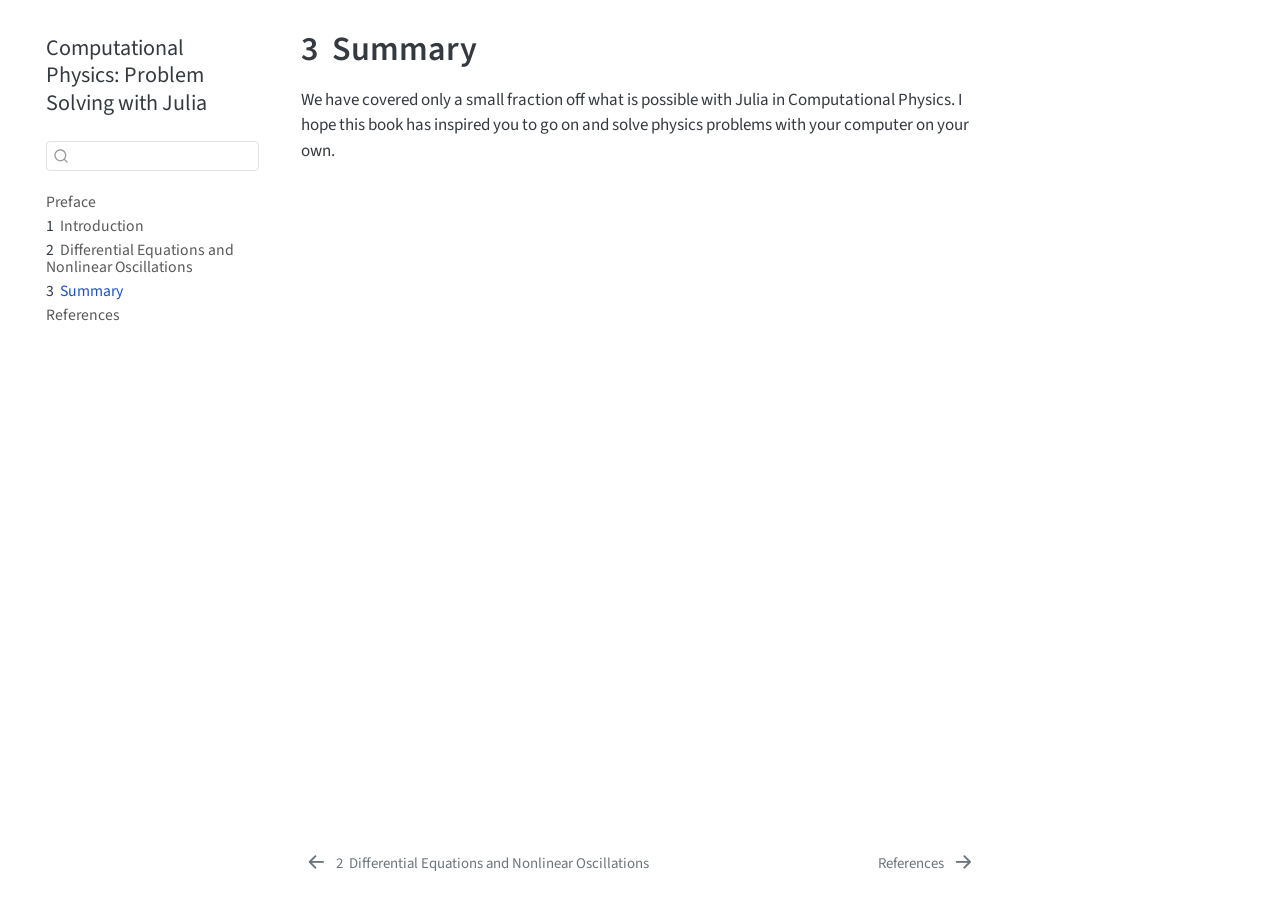
<file: summary.html>
<!DOCTYPE html>
<html xmlns="http://www.w3.org/1999/xhtml" lang="en" xml:lang="en"><head>

<meta charset="utf-8">
<meta name="generator" content="quarto-1.10.19">

<meta name="viewport" content="width=device-width, initial-scale=1.0, user-scalable=yes">


<title>3&nbsp; Summary – Computational Physics: Problem Solving with Julia</title>
<style>
/* Default styles provided by pandoc.
** See https://pandoc.org/MANUAL.html#variables-for-html for config info.
*/
span.smallcaps{font-variant: small-caps;}
div.columns{display: flex; gap: 1.5em;}
div.column{flex: auto;}
@media screen {
div.columns{gap: min(4vw, 1.5em);}
div.column{overflow-x: auto;}
}
div.hanging-indent{margin-left: 1.5em; text-indent: -1.5em;}
ul.task-list{list-style: none;}
ul.task-list li input[type="checkbox"] {
  width: 0.8em;
  margin: 0 0.8em 0.2em -1em; /* quarto-specific, see https://github.com/quarto-dev/quarto-cli/issues/4556 */ 
  vertical-align: middle;
}
</style>


<script src="site_libs/quarto-nav/quarto-nav.js"></script>
<script src="site_libs/quarto-nav/headroom.min.js"></script>
<script src="site_libs/clipboard/clipboard.min.js"></script>
<script src="site_libs/quarto-search/autocomplete.umd.js"></script>
<script src="site_libs/quarto-search/fuse.min.js"></script>
<script src="site_libs/quarto-search/quarto-search.js"></script>
<meta name="quarto:offset" content="./">
<link href="./references.html" rel="next">
<link href="./chapters/ch1/diffeq.html" rel="prev">
<link href="./logo.png" rel="icon" type="image/png">
<script src="site_libs/quarto-html/quarto.js" type="module"></script>
<script src="site_libs/quarto-html/tabsets/tabsets.js" type="module"></script>
<script src="site_libs/quarto-html/popper.min.js"></script>
<script src="site_libs/quarto-html/tippy.umd.min.js"></script>
<script src="site_libs/quarto-html/anchor.min.js"></script>
<link href="site_libs/quarto-html/tippy.css" rel="stylesheet">
<link href="site_libs/quarto-html/quarto-syntax-highlighting-bf27225e3a48a9273f3daa8f8e829971.css" rel="stylesheet" id="quarto-text-highlighting-styles">
<script src="site_libs/bootstrap/bootstrap.min.js"></script>
<link href="site_libs/bootstrap/bootstrap-icons.css" rel="stylesheet">
<link href="site_libs/bootstrap/bootstrap-fd0503e23dce65854c81c5baaade3bdf.min.css" rel="stylesheet" append-hash="true" id="quarto-bootstrap" data-mode="light">
<script id="quarto-search-options" type="application/json">{
  "location": "sidebar",
  "copy-button": false,
  "collapse-after": 3,
  "panel-placement": "start",
  "type": "textbox",
  "limit": 50,
  "keyboard-shortcut": [
    "f",
    "/",
    "s"
  ],
  "show-item-context": false,
  "language": {
    "search-no-results-text": "No results",
    "search-matching-documents-text": "matching documents",
    "search-copy-link-title": "Copy link to search",
    "search-hide-matches-text": "Hide additional matches",
    "search-more-match-text": "more match in this document",
    "search-more-matches-text": "more matches in this document",
    "search-clear-button-title": "Clear",
    "search-text-placeholder": "",
    "search-detached-cancel-button-title": "Cancel",
    "search-submit-button-title": "Submit",
    "search-label": "Search"
  }
}</script>


</head>

<body class="nav-sidebar floating quarto-light">

<div id="quarto-search-results"></div>
  <header id="quarto-header" class="headroom fixed-top">
  <nav class="quarto-secondary-nav">
    <div class="container-fluid d-flex">
      <button type="button" class="quarto-btn-toggle btn" data-bs-toggle="collapse" role="button" data-bs-target=".quarto-sidebar-collapse-item" aria-controls="quarto-sidebar" aria-expanded="false" aria-label="Toggle sidebar navigation" onclick="if (window.quartoToggleHeadroom) { window.quartoToggleHeadroom(); }">
        <i class="bi bi-layout-text-sidebar-reverse"></i>
      </button>
        <nav class="quarto-page-breadcrumbs" aria-label="breadcrumb"><ol class="breadcrumb"><li class="breadcrumb-item"><a href="./summary.html"><span class="chapter-number">3</span>&nbsp; <span class="chapter-title">Summary</span></a></li></ol></nav>
        <a class="flex-grow-1" role="navigation" data-bs-toggle="collapse" data-bs-target=".quarto-sidebar-collapse-item" aria-controls="quarto-sidebar" aria-expanded="false" aria-label="Toggle sidebar navigation" onclick="if (window.quartoToggleHeadroom) { window.quartoToggleHeadroom(); }">      
        </a>
      <button type="button" class="btn quarto-search-button" aria-label="Search" onclick="window.quartoOpenSearch();">
        <i class="bi bi-search"></i>
      </button>
    </div>
  </nav>
</header>
<!-- content -->
<div id="quarto-content" class="quarto-container page-columns page-rows-contents page-layout-article">
<!-- sidebar -->
  <nav id="quarto-sidebar" class="sidebar collapse collapse-horizontal quarto-sidebar-collapse-item sidebar-navigation floating overflow-auto">
    <div class="pt-lg-2 mt-2 text-left sidebar-header">
    <div class="sidebar-title mb-0 py-0">
      <a href="./">Computational Physics: Problem Solving with Julia</a> 
    </div>
      </div>
        <div class="mt-2 flex-shrink-0 align-items-center">
        <div class="sidebar-search">
        <div id="quarto-search" class="" title="Search"></div>
        </div>
        </div>
    <div class="sidebar-menu-container"> 
    <ul class="list-unstyled mt-1">
        <li class="sidebar-item">
  <div class="sidebar-item-container"> 
  <a href="./index.html" class="sidebar-item-text sidebar-link">
 <span class="menu-text">Preface</span></a>
  </div>
</li>
        <li class="sidebar-item">
  <div class="sidebar-item-container"> 
  <a href="./intro.html" class="sidebar-item-text sidebar-link">
 <span class="menu-text"><span class="chapter-number">1</span>&nbsp; <span class="chapter-title">Introduction</span></span></a>
  </div>
</li>
        <li class="sidebar-item">
  <div class="sidebar-item-container"> 
  <a href="./chapters/ch1/diffeq.html" class="sidebar-item-text sidebar-link">
 <span class="menu-text"><span class="chapter-number">2</span>&nbsp; <span class="chapter-title">Differential Equations and Nonlinear Oscillations</span></span></a>
  </div>
</li>
        <li class="sidebar-item">
  <div class="sidebar-item-container"> 
  <a href="./summary.html" class="sidebar-item-text sidebar-link active">
 <span class="menu-text"><span class="chapter-number">3</span>&nbsp; <span class="chapter-title">Summary</span></span></a>
  </div>
</li>
        <li class="sidebar-item">
  <div class="sidebar-item-container"> 
  <a href="./references.html" class="sidebar-item-text sidebar-link">
 <span class="menu-text">References</span></a>
  </div>
</li>
    </ul>
    </div>
</nav>
<div id="quarto-sidebar-glass" class="quarto-sidebar-collapse-item" data-bs-toggle="collapse" data-bs-target=".quarto-sidebar-collapse-item"></div>
<!-- margin-sidebar -->
    <div id="quarto-margin-sidebar" class="sidebar margin-sidebar zindex-bottom">
        
    </div>
<!-- main -->
<main class="content" id="quarto-document-content">

<header id="title-block-header" class="quarto-title-block default">
<div class="quarto-title">
<h1 class="title"><span class="chapter-number">3</span>&nbsp; <span class="chapter-title">Summary</span></h1>
</div>



<div class="quarto-title-meta">

    
  
    
  </div>
  


</header>


<p>We have covered only a small fraction off what is possible with Julia in Computational Physics. I hope this book has inspired you to go on and solve physics problems with your computer on your own.</p>



</main> <!-- /main -->
<script id="quarto-html-after-body" type="application/javascript">
  window.document.addEventListener("DOMContentLoaded", function (event) {
    const icon = "";
    const anchorJS = new window.AnchorJS();
    anchorJS.options = {
      placement: 'right',
      icon: icon
    };
    anchorJS.add('.anchored');
    const isCodeAnnotation = (el) => {
      for (const clz of el.classList) {
        if (clz.startsWith('code-annotation-')) {                     
          return true;
        }
      }
      return false;
    }
    const onCopySuccess = function(e) {
      // button target
      const button = e.trigger;
      // don't keep focus
      button.blur();
      // flash "checked"
      button.classList.add('code-copy-button-checked');
      var currentTitle = button.getAttribute("title");
      button.setAttribute("title", "Copied!");
      let tooltip;
      if (window.bootstrap) {
        button.setAttribute("data-bs-toggle", "tooltip");
        button.setAttribute("data-bs-placement", "left");
        button.setAttribute("data-bs-title", "Copied!");
        tooltip = new bootstrap.Tooltip(button, 
          { trigger: "manual", 
            customClass: "code-copy-button-tooltip",
            offset: [0, -8]});
        tooltip.show();    
      }
      setTimeout(function() {
        if (tooltip) {
          tooltip.hide();
          button.removeAttribute("data-bs-title");
          button.removeAttribute("data-bs-toggle");
          button.removeAttribute("data-bs-placement");
        }
        button.setAttribute("title", currentTitle);
        button.classList.remove('code-copy-button-checked');
      }, 1000);
      // clear code selection
      e.clearSelection();
    }
    const getTextToCopy = function(trigger) {
      const outerScaffold = trigger.parentElement.cloneNode(true);
      const codeEl = outerScaffold.querySelector('code');
      for (const childEl of codeEl.children) {
        if (isCodeAnnotation(childEl)) {
          childEl.remove();
        }
      }
      return codeEl.innerText;
    }
    const clipboard = new window.ClipboardJS('.code-copy-button:not([data-in-quarto-modal])', {
      text: getTextToCopy
    });
    clipboard.on('success', onCopySuccess);
    if (window.document.getElementById('quarto-embedded-source-code-modal')) {
      const clipboardModal = new window.ClipboardJS('.code-copy-button[data-in-quarto-modal]', {
        text: getTextToCopy,
        container: window.document.getElementById('quarto-embedded-source-code-modal')
      });
      clipboardModal.on('success', onCopySuccess);
    }
      var localhostRegex = new RegExp(/^(?:http|https):\/\/localhost\:?[0-9]*\//);
      var mailtoRegex = new RegExp(/^mailto:/);
        var filterRegex = new RegExp('/' + window.location.host + '/');
      var isInternal = (href) => {
          return filterRegex.test(href) || localhostRegex.test(href) || mailtoRegex.test(href);
      }
      // Inspect non-navigation links and adorn them if external
     var links = window.document.querySelectorAll('a[href]:not(.nav-link):not(.navbar-brand):not(.toc-action):not(.sidebar-link):not(.sidebar-item-toggle):not(.pagination-link):not(.no-external):not([aria-hidden]):not(.dropdown-item):not(.quarto-navigation-tool):not(.about-link)');
      for (var i=0; i<links.length; i++) {
        const link = links[i];
        if (!isInternal(link.href)) {
          // undo the damage that might have been done by quarto-nav.js in the case of
          // links that we want to consider external
          if (link.dataset.originalHref !== undefined) {
            link.href = link.dataset.originalHref;
          }
        }
      }
    function tippyHover(el, contentFn, onTriggerFn, onUntriggerFn) {
      const config = {
        allowHTML: true,
        maxWidth: 500,
        delay: 100,
        arrow: false,
        appendTo: function(el) {
            return el.parentElement;
        },
        interactive: true,
        interactiveBorder: 10,
        theme: 'quarto',
        placement: 'bottom-start',
      };
      if (contentFn) {
        config.content = contentFn;
      }
      if (onTriggerFn) {
        config.onTrigger = onTriggerFn;
      }
      if (onUntriggerFn) {
        config.onUntrigger = onUntriggerFn;
      }
      window.tippy(el, config); 
    }
    const noterefs = window.document.querySelectorAll('a[role="doc-noteref"]');
    for (var i=0; i<noterefs.length; i++) {
      const ref = noterefs[i];
      tippyHover(ref, function() {
        // use id or data attribute instead here
        let href = ref.getAttribute('data-footnote-href') || ref.getAttribute('href');
        try { href = new URL(href).hash; } catch {}
        const id = href.replace(/^#\/?/, "");
        const note = window.document.getElementById(id);
        if (note) {
          return note.innerHTML;
        } else {
          return "";
        }
      });
    }
    const xrefs = window.document.querySelectorAll('a.quarto-xref');
    const processXRef = (id, note) => {
      // Strip column container classes
      const stripColumnClz = (el) => {
        el.classList.remove("page-full", "page-columns");
        if (el.children) {
          for (const child of el.children) {
            stripColumnClz(child);
          }
        }
      }
      stripColumnClz(note)
      if (id === null || id.startsWith('sec-')) {
        // Special case sections, only their first couple elements
        const container = document.createElement("div");
        if (note.children && note.children.length > 2) {
          container.appendChild(note.children[0].cloneNode(true));
          for (let i = 1; i < note.children.length; i++) {
            const child = note.children[i];
            if (child.tagName === "P" && child.innerText === "") {
              continue;
            } else {
              container.appendChild(child.cloneNode(true));
              break;
            }
          }
          if (window.Quarto?.typesetMath) {
            window.Quarto.typesetMath(container);
          }
          return container.innerHTML
        } else {
          if (window.Quarto?.typesetMath) {
            window.Quarto.typesetMath(note);
          }
          return note.innerHTML;
        }
      } else {
        // Remove any anchor links if they are present
        const anchorLink = note.querySelector('a.anchorjs-link');
        if (anchorLink) {
          anchorLink.remove();
        }
        if (window.Quarto?.typesetMath) {
          window.Quarto.typesetMath(note);
        }
        if (note.classList.contains("callout")) {
          return note.outerHTML;
        } else {
          return note.innerHTML;
        }
      }
    }
    for (var i=0; i<xrefs.length; i++) {
      const xref = xrefs[i];
      tippyHover(xref, undefined, function(instance) {
        instance.disable();
        let url = xref.getAttribute('href');
        let hash = undefined; 
        if (url.startsWith('#')) {
          hash = url;
        } else {
          try { hash = new URL(url).hash; } catch {}
        }
        if (hash) {
          const id = hash.replace(/^#\/?/, "");
          const note = window.document.getElementById(id);
          if (note !== null) {
            try {
              const html = processXRef(id, note.cloneNode(true));
              instance.setContent(html);
            } finally {
              instance.enable();
              instance.show();
            }
          } else {
            // See if we can fetch this
            fetch(url.split('#')[0])
            .then(res => res.text())
            .then(html => {
              const parser = new DOMParser();
              const htmlDoc = parser.parseFromString(html, "text/html");
              const note = htmlDoc.getElementById(id);
              if (note !== null) {
                const html = processXRef(id, note);
                instance.setContent(html);
              } 
            }).finally(() => {
              instance.enable();
              instance.show();
            });
          }
        } else {
          // See if we can fetch a full url (with no hash to target)
          // This is a special case and we should probably do some content thinning / targeting
          fetch(url)
          .then(res => res.text())
          .then(html => {
            const parser = new DOMParser();
            const htmlDoc = parser.parseFromString(html, "text/html");
            const note = htmlDoc.querySelector('main.content');
            if (note !== null) {
              // This should only happen for chapter cross references
              // (since there is no id in the URL)
              // remove the first header
              if (note.children.length > 0 && note.children[0].tagName === "HEADER") {
                note.children[0].remove();
              }
              const html = processXRef(null, note);
              instance.setContent(html);
            } 
          }).finally(() => {
            instance.enable();
            instance.show();
          });
        }
      }, function(instance) {
      });
    }
        let selectedAnnoteEl;
        const selectorForAnnotation = ( cell, annotation) => {
          let cellAttr = 'data-code-cell="' + cell + '"';
          let lineAttr = 'data-code-annotation="' +  annotation + '"';
          const selector = 'span[' + cellAttr + '][' + lineAttr + ']';
          return selector;
        }
        const selectCodeLines = (annoteEl) => {
          const doc = window.document;
          const targetCell = annoteEl.getAttribute("data-target-cell");
          const targetAnnotation = annoteEl.getAttribute("data-target-annotation");
          const annoteSpan = window.document.querySelector(selectorForAnnotation(targetCell, targetAnnotation));
          const lines = annoteSpan.getAttribute("data-code-lines").split(",");
          const lineIds = lines.map((line) => {
            return targetCell + "-" + line;
          })
          let top = null;
          let height = null;
          let parent = null;
          if (lineIds.length > 0) {
              //compute the position of the single el (top and bottom and make a div)
              const el = window.document.getElementById(lineIds[0]);
              top = el.offsetTop;
              height = el.offsetHeight;
              parent = el.parentElement.parentElement;
            if (lineIds.length > 1) {
              const lastEl = window.document.getElementById(lineIds[lineIds.length - 1]);
              const bottom = lastEl.offsetTop + lastEl.offsetHeight;
              height = bottom - top;
            }
            if (top !== null && height !== null && parent !== null) {
              // cook up a div (if necessary) and position it 
              let div = window.document.getElementById("code-annotation-line-highlight");
              if (div === null) {
                div = window.document.createElement("div");
                div.setAttribute("id", "code-annotation-line-highlight");
                div.style.position = 'absolute';
                parent.appendChild(div);
              }
              div.style.top = top - 2 + "px";
              div.style.height = height + 4 + "px";
              div.style.left = 0;
              let gutterDiv = window.document.getElementById("code-annotation-line-highlight-gutter");
              if (gutterDiv === null) {
                gutterDiv = window.document.createElement("div");
                gutterDiv.setAttribute("id", "code-annotation-line-highlight-gutter");
                gutterDiv.style.position = 'absolute';
                const codeCell = window.document.getElementById(targetCell);
                const gutter = codeCell.querySelector('.code-annotation-gutter');
                gutter.appendChild(gutterDiv);
              }
              gutterDiv.style.top = top - 2 + "px";
              gutterDiv.style.height = height + 4 + "px";
            }
            selectedAnnoteEl = annoteEl;
          }
        };
        const unselectCodeLines = () => {
          const elementsIds = ["code-annotation-line-highlight", "code-annotation-line-highlight-gutter"];
          elementsIds.forEach((elId) => {
            const div = window.document.getElementById(elId);
            if (div) {
              div.remove();
            }
          });
          selectedAnnoteEl = undefined;
        };
          // Handle positioning of the toggle
      window.addEventListener(
        "resize",
        throttle(() => {
          elRect = undefined;
          if (selectedAnnoteEl) {
            selectCodeLines(selectedAnnoteEl);
          }
        }, 10)
      );
      function throttle(fn, ms) {
      let throttle = false;
      let timer;
        return (...args) => {
          if(!throttle) { // first call gets through
              fn.apply(this, args);
              throttle = true;
          } else { // all the others get throttled
              if(timer) clearTimeout(timer); // cancel #2
              timer = setTimeout(() => {
                fn.apply(this, args);
                timer = throttle = false;
              }, ms);
          }
        };
      }
        // Attach click handler to the DT
        const annoteDls = window.document.querySelectorAll('dt[data-target-cell]');
        for (const annoteDlNode of annoteDls) {
          annoteDlNode.addEventListener('click', (event) => {
            const clickedEl = event.target;
            if (clickedEl !== selectedAnnoteEl) {
              unselectCodeLines();
              const activeEl = window.document.querySelector('dt[data-target-cell].code-annotation-active');
              if (activeEl) {
                activeEl.classList.remove('code-annotation-active');
              }
              selectCodeLines(clickedEl);
              clickedEl.classList.add('code-annotation-active');
            } else {
              // Unselect the line
              unselectCodeLines();
              clickedEl.classList.remove('code-annotation-active');
            }
          });
        }
    const findCites = (el) => {
      const parentEl = el.parentElement;
      if (parentEl) {
        const cites = parentEl.dataset.cites;
        if (cites) {
          return {
            el,
            cites: cites.split(' ')
          };
        } else {
          return findCites(el.parentElement)
        }
      } else {
        return undefined;
      }
    };
    var bibliorefs = window.document.querySelectorAll('a[role="doc-biblioref"]');
    for (var i=0; i<bibliorefs.length; i++) {
      const ref = bibliorefs[i];
      const citeInfo = findCites(ref);
      if (citeInfo) {
        tippyHover(citeInfo.el, function() {
          var popup = window.document.createElement('div');
          citeInfo.cites.forEach(function(cite) {
            var citeDiv = window.document.createElement('div');
            citeDiv.classList.add('hanging-indent');
            citeDiv.classList.add('csl-entry');
            var biblioDiv = window.document.getElementById('ref-' + cite);
            if (biblioDiv) {
              citeDiv.innerHTML = biblioDiv.innerHTML;
            }
            popup.appendChild(citeDiv);
          });
          return popup.innerHTML;
        });
      }
    }
  });
  </script>
<nav class="page-navigation">
  <div class="nav-page nav-page-previous">
      <a href="./chapters/ch1/diffeq.html" class="pagination-link" aria-label="Differential Equations and Nonlinear Oscillations">
        <i class="bi bi-arrow-left-short"></i> <span class="nav-page-text"><span class="chapter-number">2</span>&nbsp; <span class="chapter-title">Differential Equations and Nonlinear Oscillations</span></span>
      </a>          
  </div>
  <div class="nav-page nav-page-next">
      <a href="./references.html" class="pagination-link" aria-label="References">
        <span class="nav-page-text">References</span> <i class="bi bi-arrow-right-short"></i>
      </a>
  </div>
</nav>
</div> <!-- /content -->




</body></html>
</file>
<file: site_libs/quarto-html/tippy.css>
.tippy-box[data-animation=fade][data-state=hidden]{opacity:0}[data-tippy-root]{max-width:calc(100vw - 10px)}.tippy-box{position:relative;background-color:#333;color:#fff;border-radius:4px;font-size:14px;line-height:1.4;white-space:normal;outline:0;transition-property:transform,visibility,opacity}.tippy-box[data-placement^=top]>.tippy-arrow{bottom:0}.tippy-box[data-placement^=top]>.tippy-arrow:before{bottom:-7px;left:0;border-width:8px 8px 0;border-top-color:initial;transform-origin:center top}.tippy-box[data-placement^=bottom]>.tippy-arrow{top:0}.tippy-box[data-placement^=bottom]>.tippy-arrow:before{top:-7px;left:0;border-width:0 8px 8px;border-bottom-color:initial;transform-origin:center bottom}.tippy-box[data-placement^=left]>.tippy-arrow{right:0}.tippy-box[data-placement^=left]>.tippy-arrow:before{border-width:8px 0 8px 8px;border-left-color:initial;right:-7px;transform-origin:center left}.tippy-box[data-placement^=right]>.tippy-arrow{left:0}.tippy-box[data-placement^=right]>.tippy-arrow:before{left:-7px;border-width:8px 8px 8px 0;border-right-color:initial;transform-origin:center right}.tippy-box[data-inertia][data-state=visible]{transition-timing-function:cubic-bezier(.54,1.5,.38,1.11)}.tippy-arrow{width:16px;height:16px;color:#333}.tippy-arrow:before{content:"";position:absolute;border-color:transparent;border-style:solid}.tippy-content{position:relative;padding:5px 9px;z-index:1}
</file>
<file: site_libs/quarto-html/quarto-syntax-highlighting-bf27225e3a48a9273f3daa8f8e829971.css>
/* quarto syntax highlight colors */
:root {
  --quarto-hl-ot-color: #003B4F;
  --quarto-hl-at-color: #657422;
  --quarto-hl-ss-color: #20794D;
  --quarto-hl-an-color: #5E5E5E;
  --quarto-hl-fu-color: #4758AB;
  --quarto-hl-st-color: #20794D;
  --quarto-hl-cf-color: #003B4F;
  --quarto-hl-op-color: #5E5E5E;
  --quarto-hl-er-color: #AD0000;
  --quarto-hl-bn-color: #AD0000;
  --quarto-hl-al-color: #AD0000;
  --quarto-hl-va-color: #111111;
  --quarto-hl-bu-color: inherit;
  --quarto-hl-ex-color: inherit;
  --quarto-hl-pp-color: #AD0000;
  --quarto-hl-in-color: #5E5E5E;
  --quarto-hl-vs-color: #20794D;
  --quarto-hl-wa-color: #5E5E5E;
  --quarto-hl-do-color: #5E5E5E;
  --quarto-hl-im-color: #00769E;
  --quarto-hl-ch-color: #20794D;
  --quarto-hl-dt-color: #AD0000;
  --quarto-hl-fl-color: #AD0000;
  --quarto-hl-co-color: #5E5E5E;
  --quarto-hl-cv-color: #5E5E5E;
  --quarto-hl-cn-color: #8f5902;
  --quarto-hl-sc-color: #5E5E5E;
  --quarto-hl-dv-color: #AD0000;
  --quarto-hl-kw-color: #003B4F;
}

/* other quarto variables */
:root {
  --quarto-font-monospace: SFMono-Regular, Menlo, Monaco, Consolas, "Liberation Mono", "Courier New", monospace;
}

/* syntax highlight based on Pandoc's rules */
pre > code.sourceCode > span {
  color: #003B4F;
}

code.sourceCode > span {
  color: #003B4F;
}

div.sourceCode,
div.sourceCode pre.sourceCode {
  color: #003B4F;
}

/* Normal */
code span {
  color: #003B4F;
}

/* Alert */
code span.al {
  color: #AD0000;
  font-style: inherit;
}

/* Annotation */
code span.an {
  color: #5E5E5E;
  font-style: inherit;
}

/* Attribute */
code span.at {
  color: #657422;
  font-style: inherit;
}

/* BaseN */
code span.bn {
  color: #AD0000;
  font-style: inherit;
}

/* BuiltIn */
code span.bu {
  font-style: inherit;
}

/* ControlFlow */
code span.cf {
  color: #003B4F;
  font-weight: bold;
  font-style: inherit;
}

/* Char */
code span.ch {
  color: #20794D;
  font-style: inherit;
}

/* Constant */
code span.cn {
  color: #8f5902;
  font-style: inherit;
}

/* Comment */
code span.co {
  color: #5E5E5E;
  font-style: inherit;
}

/* CommentVar */
code span.cv {
  color: #5E5E5E;
  font-style: italic;
}

/* Documentation */
code span.do {
  color: #5E5E5E;
  font-style: italic;
}

/* DataType */
code span.dt {
  color: #AD0000;
  font-style: inherit;
}

/* DecVal */
code span.dv {
  color: #AD0000;
  font-style: inherit;
}

/* Error */
code span.er {
  color: #AD0000;
  font-style: inherit;
}

/* Extension */
code span.ex {
  font-style: inherit;
}

/* Float */
code span.fl {
  color: #AD0000;
  font-style: inherit;
}

/* Function */
code span.fu {
  color: #4758AB;
  font-style: inherit;
}

/* Import */
code span.im {
  color: #00769E;
  font-style: inherit;
}

/* Information */
code span.in {
  color: #5E5E5E;
  font-style: inherit;
}

/* Keyword */
code span.kw {
  color: #003B4F;
  font-weight: bold;
  font-style: inherit;
}

/* Operator */
code span.op {
  color: #5E5E5E;
  font-style: inherit;
}

/* Other */
code span.ot {
  color: #003B4F;
  font-style: inherit;
}

/* Preprocessor */
code span.pp {
  color: #AD0000;
  font-style: inherit;
}

/* SpecialChar */
code span.sc {
  color: #5E5E5E;
  font-style: inherit;
}

/* SpecialString */
code span.ss {
  color: #20794D;
  font-style: inherit;
}

/* String */
code span.st {
  color: #20794D;
  font-style: inherit;
}

/* Variable */
code span.va {
  color: #111111;
  font-style: inherit;
}

/* VerbatimString */
code span.vs {
  color: #20794D;
  font-style: inherit;
}

/* Warning */
code span.wa {
  color: #5E5E5E;
  font-style: italic;
}

.prevent-inlining {
  content: "</";
}

/*# sourceMappingURL=8be38f48d34c45af72792cbd699585e7.css.map */
</file>
